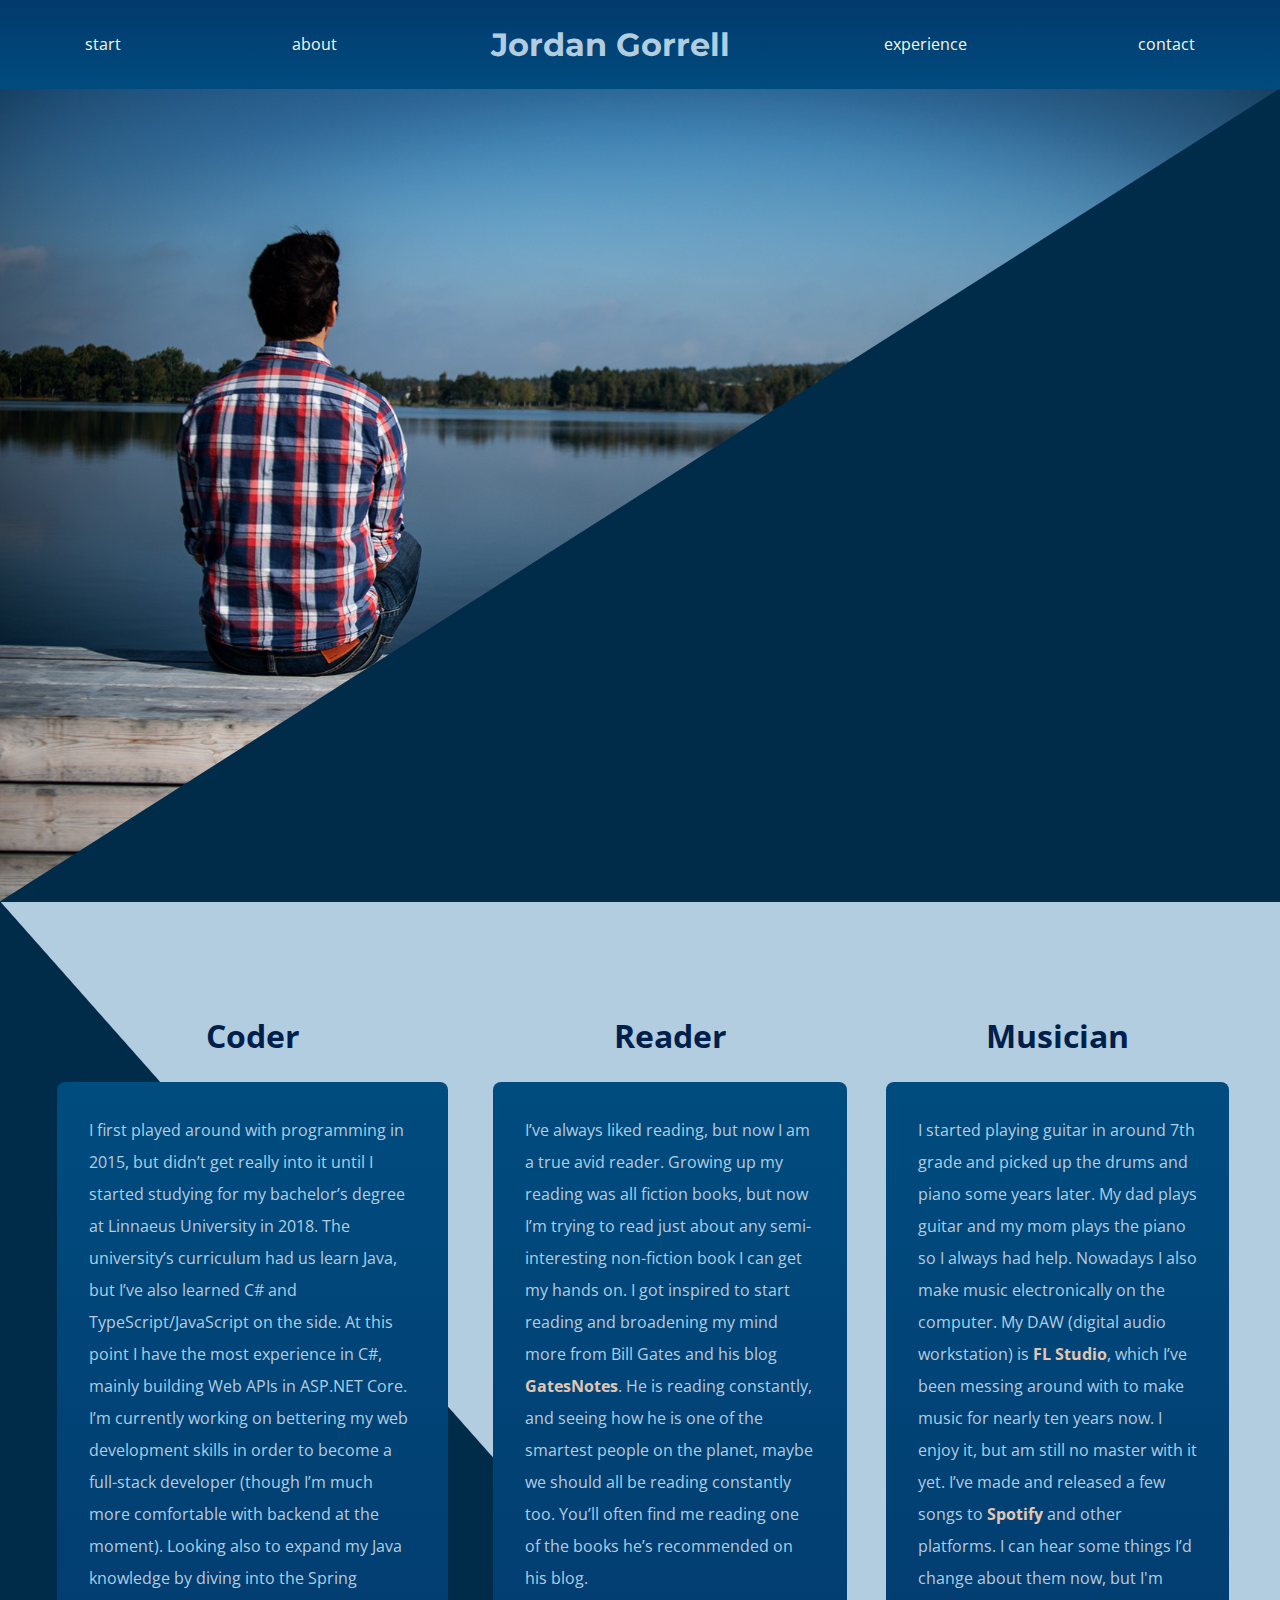
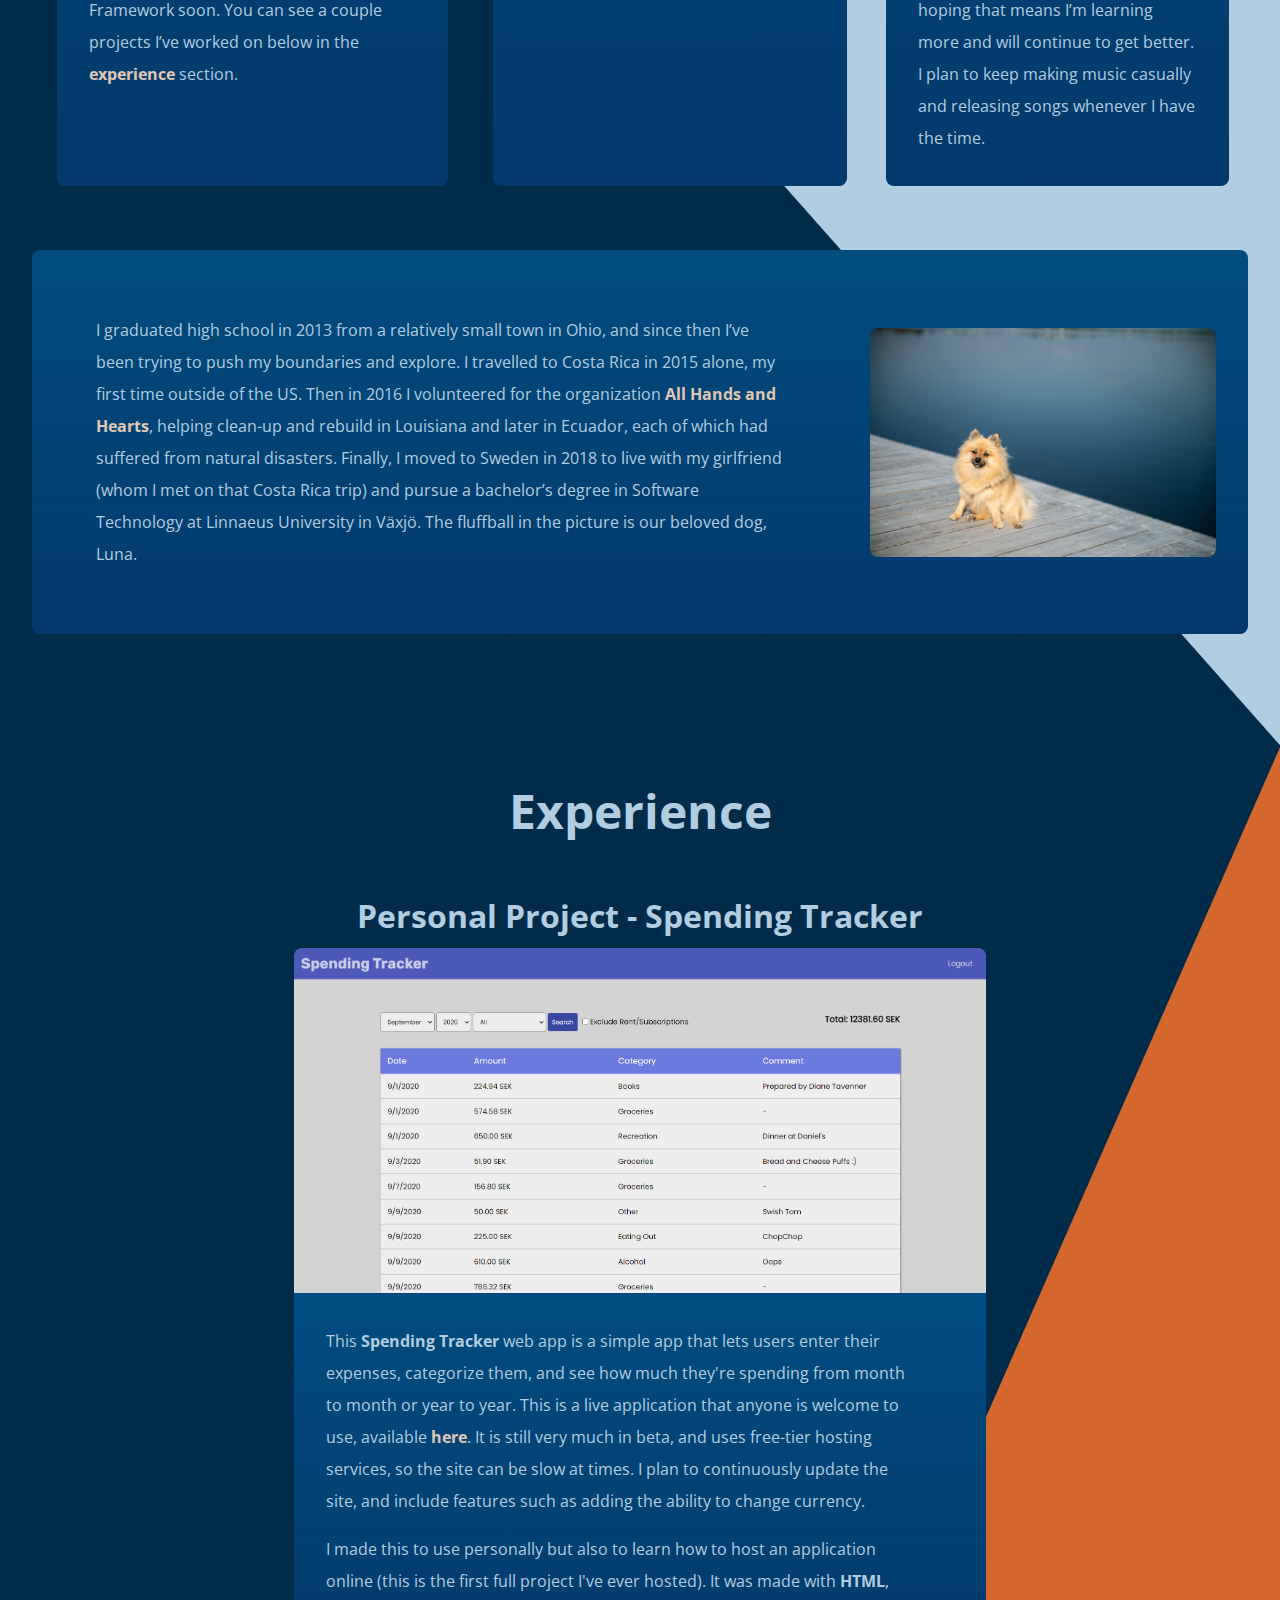
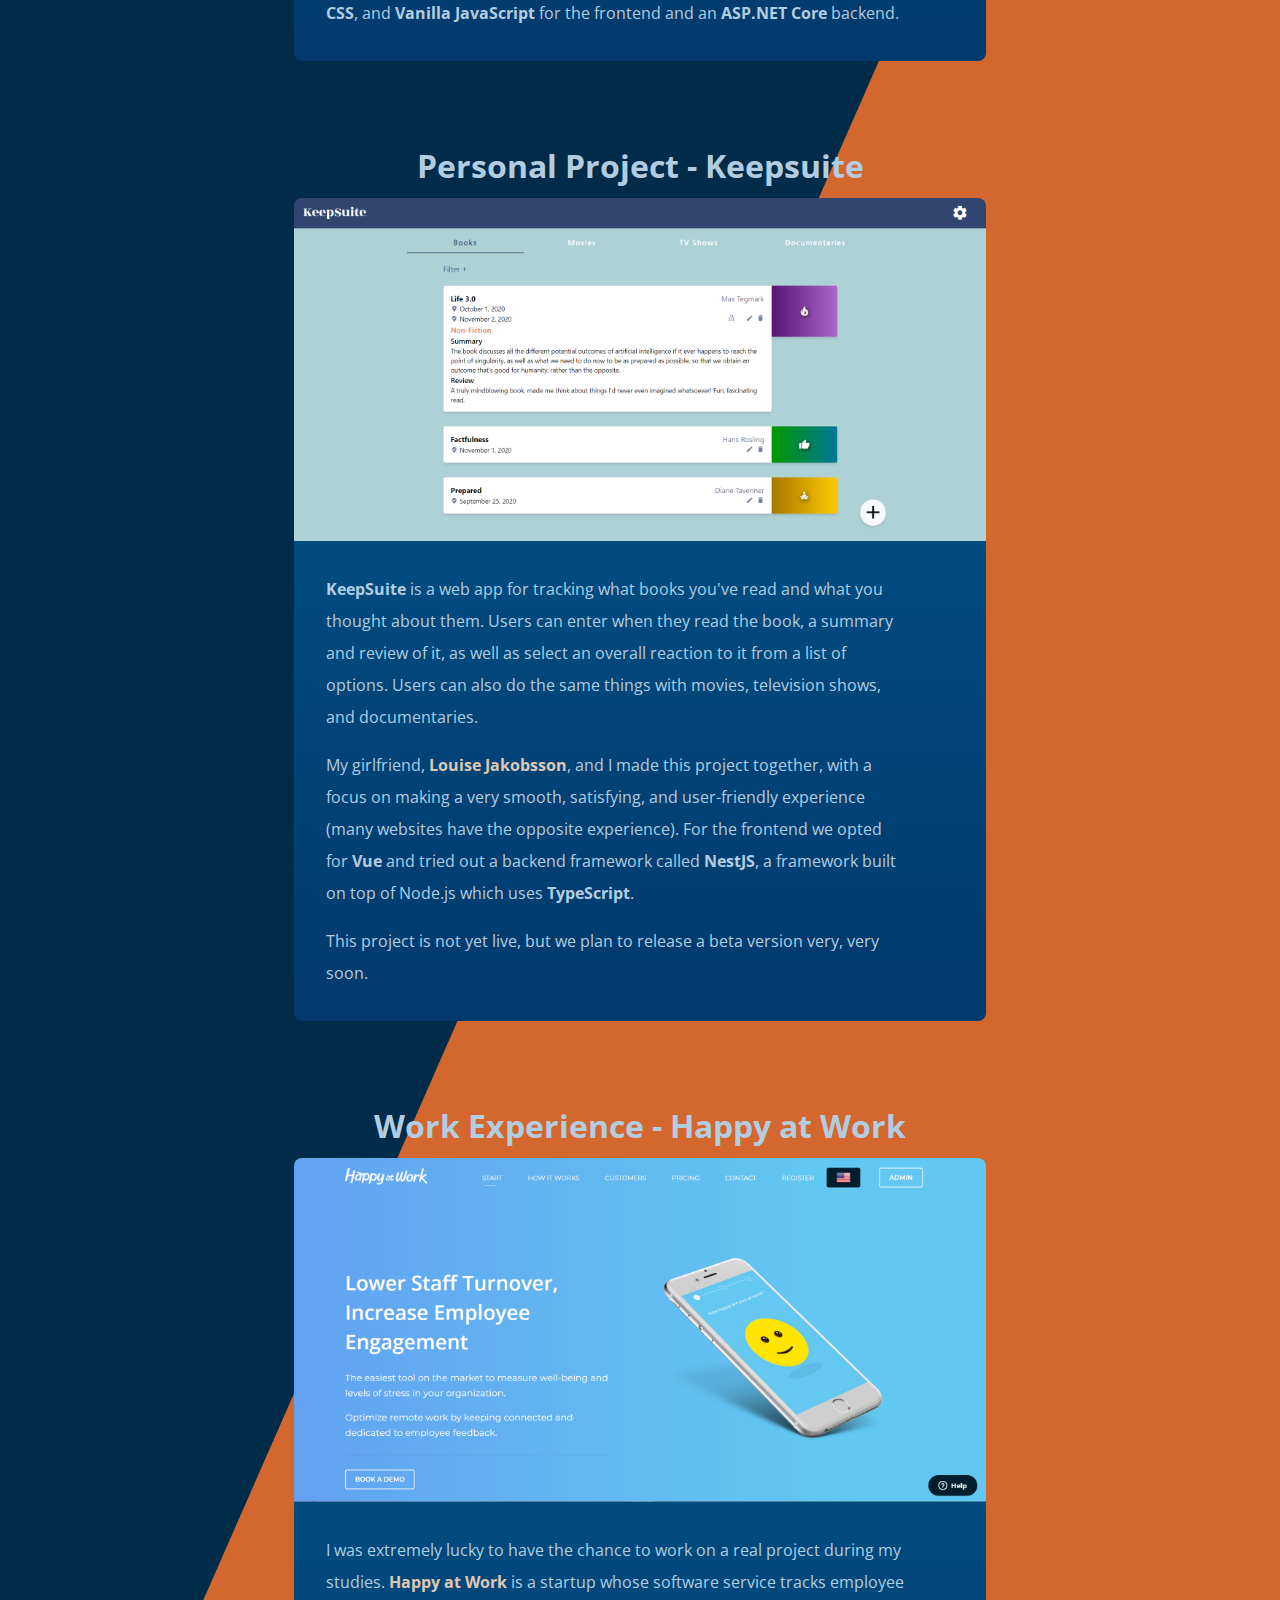
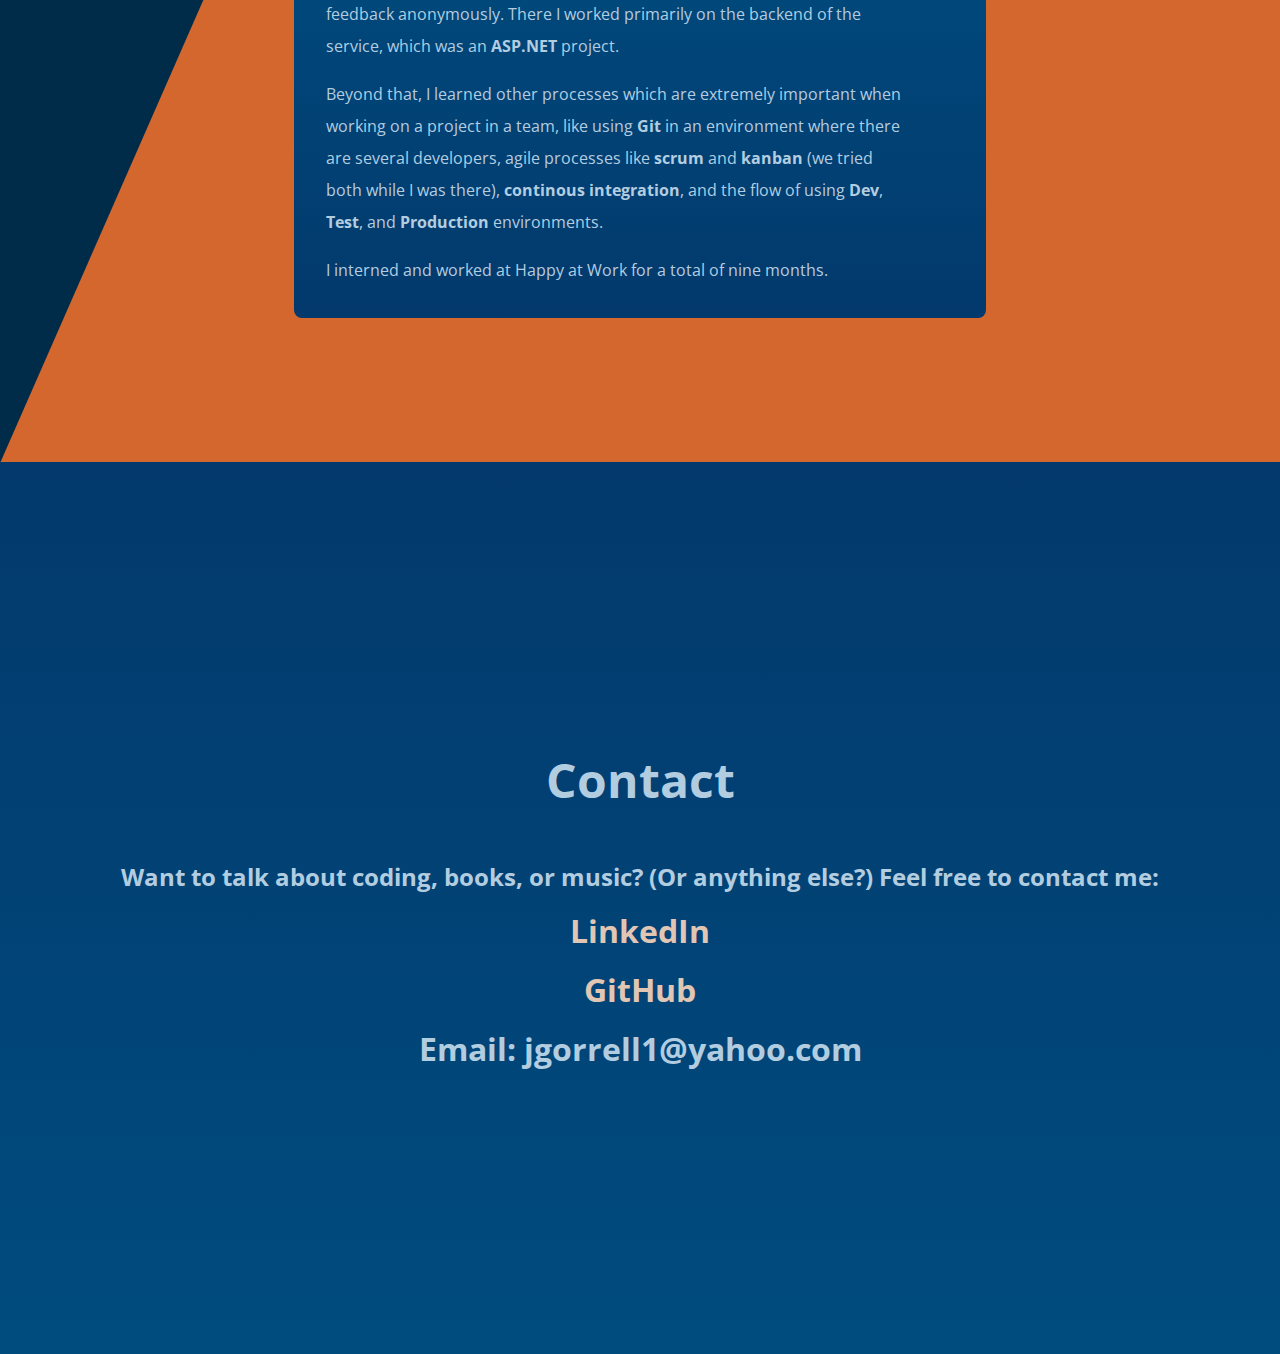
<file: index.html>
<html lang="en">
<head>
    <meta charset="UTF-8">
    <meta name="viewport" content="width=device-width, initial-scale=1.0">
    <title>Jordan Gorrell</title>
    <link href="https://fonts.googleapis.com/css2?family=Montserrat:wght@400;700&display=swap" rel="stylesheet">
    <link href="https://fonts.googleapis.com/css2?family=Open+Sans:ital,wght@0,400;0,700;1,400&display=swap" rel="stylesheet">
    <link href="https://fonts.googleapis.com/css2?family=Playfair+Display:wght@700&display=swap" rel="stylesheet">
    <link rel="stylesheet" href="styles.css">
    <link rel="icon" href="img/favicon.ico">
</head>
<body>
    <header>
        <nav>
            <!-- <div> -->
                <a href="">start</a>
                <a href="#about">about</a>
                <h1 class="text-center">Jordan Gorrell</h1>
            <!-- </div> -->
            <!-- <div> -->
                <a href="#experience">experience</a>
                <a href="#contact">contact</a>
            <!-- </div> -->
        </nav>
    </header>

    <main>
        <section class="start">
            <div class="start-background-wrapper">
                <!-- <h2 class="tag text-center">Coder - Reader - Musician</h2> -->
                <div class="start-side-text">
                    <h2>Coder</h2>
                    <h2>Reader</h2>
                    <h2>Musician</h2>
                </div>
            </div>
        </section>
        <section class="about" id="about">
            <div class="coder">
                <h3>Coder</h3>
                <p>I first played around with programming in 2015, but didn’t get really into it until I started studying for my bachelor’s degree at Linnaeus University in 2018. The university’s curriculum had us learn Java, but I’ve also learned C# and TypeScript/JavaScript on the side. At this point I have the most experience in C#, mainly building Web APIs in ASP.NET Core. I’m currently working on bettering my web development skills in order to become a full-stack developer (though I’m much more  comfortable with backend at the moment). Looking also to expand my Java knowledge by diving into the Spring Framework soon. You can see a couple projects I’ve worked on below in the <a href="#experience">experience</a> section.</p>
            </div>
            <div class="reader">
                <h3>Reader</h3>
                <p>I’ve always liked reading, but now I am a true avid reader. Growing up my reading was all fiction books, but now I’m trying to read just about any semi-interesting non-fiction book I can get my hands on. I got inspired to start reading and broadening my mind more from Bill Gates and his blog <a href="https://www.gatesnotes.com/Books" target="_blank">GatesNotes</a>. He is reading constantly, and seeing how he is one of the smartest people on the planet, maybe we should all be reading constantly too. You’ll often find me reading one of the books he’s recommended on his blog.</p>
            </div>
            <div class="musician">
                <h3>Musician</h3>
                <p>I started playing guitar in around 7th grade and picked up the drums and piano some years later. My dad plays guitar and my mom plays the piano so I always had help. Nowadays I also make music electronically on the computer. My DAW (digital audio workstation) is <a href="https://www.image-line.com/" target="_blank">FL Studio</a>, which I’ve been messing around with to make music for nearly ten years now. I enjoy it, but am still no master with it yet. I’ve made and released a few songs to <a href="https://open.spotify.com/artist/7jb4gv8tqlAGjHaZo6xE5E?si=sMx-z8JlQlGDyyxl-qALlg" target="_blank">Spotify</a> and other platforms. I can hear some things I’d change about them now, but I'm hoping that means I’m learning more and will continue to get better. I plan to keep making music casually and releasing songs whenever I have the time.</p>
            </div>
            <div class="story">
                <p>I graduated high school in 2013 from a relatively small town in Ohio, and since then I’ve been trying to push my boundaries and explore. I travelled to Costa Rica in 2015 alone, my first time outside of the US. Then in 2016 I volunteered for the organization <a href="https://www.allhandsandhearts.org/" target="_blank">All Hands and Hearts</a>, helping clean-up and rebuild in Louisiana and later in Ecuador, each of which had suffered from natural disasters. Finally, I moved to Sweden in 2018 to live with my girlfriend (whom I met on that Costa Rica trip) and pursue a bachelor’s degree in Software Technology at Linnaeus University in Växjö. The fluffball in the picture is our beloved dog, Luna.</p>
                <figure>
                    <img src="img/luna_1.png" alt="My dog Luna">
                </figure>
            </div>
        </section>
        <section class="experience" id="experience">
            <h1>Experience</h1>
            <div class="experience-items">
                <div class="spending-tracker-item experience-item">
                    <h3>Personal Project - Spending Tracker</h3>
                    <figure>
                        <img src="img/spending-tracker-image.png" alt="My dog Luna">
                    </figure>
                    <div class="experience-description">
                        <p>
                            This <span class="font-bold">Spending Tracker</span> web app is a simple app that lets users enter their expenses, categorize them, and see how much they're spending from month to month or year to year. This is a live application that anyone is welcome to use, available <a href="https://spendingtracker.jordangorrell.dev/" target="_blank">here</a>. It is still very much in beta, and uses free-tier hosting services, so the site can be slow at times. I plan to continuously update the site, and include features such as adding the ability to change currency.
                        </p>
                        <p>
                            I made this to use personally but also to learn how to host an application online (this is the first full project I've ever hosted). It was made with <span class="font-bold">HTML</span>, <span class="font-bold">CSS</span>, and <span class="font-bold">Vanilla JavaScript</span> for the frontend and an <span class="font-bold">ASP.NET Core</span> backend.
                        </p>
                    </div>
                </div>
                <div class="keepsuite-item experience-item">
                    <h3>Personal Project - Keepsuite</h3>
                    <figure>
                        <img src="img/keepsuite.png" alt="My dog Luna">
                    </figure>
                    <div class="experience-description">
                        <p>
                            <span class="font-bold">KeepSuite</span> is a web app for tracking what books you've read and what you thought about them. Users can enter when they read the book, a summary and review of it, as well as select an overall reaction to it from a list of options. Users can also do the same things with movies, television shows, and documentaries.
                        </p>
                        <p>
                            My girlfriend, <a href="https://www.linkedin.com/in/louisejakobsson/" target="_blank">Louise Jakobsson</a>, and I made this project together, with a focus on making a very smooth, satisfying, and user-friendly experience (many websites have the opposite experience). For the frontend we opted for <span class="font-bold">Vue</span> and tried out a backend framework called <span class="font-bold">NestJS</span>, a framework built on top of Node.js which uses <span class="font-bold">TypeScript</span>. 
                        </p>
                        <p>
                            This project is not yet live, but we plan to release a beta version very, very soon.
                        </p>
                    </div>
                </div>
                <div class="happy-at-work-item experience-item">
                    <h3>Work Experience - Happy at Work</h3>
                    <figure>
                        <img src="img/happyatwork.png" alt="My dog Luna">
                    </figure>
                    <div class="experience-description">
                        <p>
                            I was extremely lucky to have the chance to work on a real project during my studies. <a href="https://www.happyatwork.io/en-us/" target="_blank">Happy at Work</a> is a startup whose software service tracks employee feedback anonymously. There I worked primarily on the backend of the service, which was an <span class="font-bold">ASP.NET</span> project.
                        </p>
                        <p>
                            Beyond that, I learned other processes which are extremely important when working on a project in a team, like using <span class="font-bold">Git</span> in an environment where there are several developers, agile processes like <span class="font-bold">scrum</span> and <span class="font-bold">kanban</span> (we tried both while I was there), <span class="font-bold">continous integration</span>, and the flow of using <span class="font-bold">Dev</span>, <span class="font-bold">Test</span>, and <span class="font-bold">Production</span> environments. 
                        </p>
                        <p>
                            I interned and worked at Happy at Work for a total of nine months.
                        </p>
                    </div>
                </div>
            </div>
        </section>
        <section class="contact" id="contact">
            <h1>Contact</h1>
            <h3>Want to talk about coding, books, or music? (Or anything else?) Feel free to contact me:</h3>
            <h4><a href="https://www.linkedin.com/in/jordan-gorrell/" target="_blank">LinkedIn</a></h4>
            <h4><a href="https://github.com/jordangorrell" target="_blank">GitHub</a></h4>
            <h4 id="contact-email">Email: jgorrell1@yahoo.com</h4>
        </section>
    </main>
</body>
</html>
</file>
<file: styles.css>
/* 
    #011f4b • #03396c • #005b96 • #6497b1 • #b3cde0 - Dark to light blues
    #f5f8e4 - white
 */

* { /* Reset styles */
    margin: 0;
    padding: 0;
}

/* General */

html {
    scroll-behavior: smooth;
}

body {
    overflow-x: hidden;
    overflow-y: scroll;
}

h1,h2,h3,h4,h5,h6,
p {
    cursor: default;
}

.text-center {
    text-align: center;
}

.font-bold {
    font-weight: bold;
}

a {
    text-decoration: none;
}

/* Nav */

nav {
    position: sticky;
    display: flex;
    justify-content: space-around;
    justify-items: center;
    align-items: center;
    padding: 1em 15em;
    background: linear-gradient(to top, #004C7F, #03396c);
    height: 6.3vh;
}

nav a {
    font-family: 'Open Sans', sans-serif;
    margin: 0 1em;
    color: #f5f8e4;
    transition: color 0.07s ease-in;
}

nav a:focus {
    outline: none;
}

nav a:visited {  
    color: #f5f8e4;
}

nav a:visited:hover {
    color: #6497b1;
}

nav a:hover {
    color: #6497b1;
}

nav h1 {
    color: #b3cde0;
    font-family: 'Montserrat', sans-serif;
    font-size: 2em;
}

/* Start */

.start {
    height: 90.4vh;
    background: url('img/main2.jpg');
    background-size: cover;
    width: 100%;
}

.start-background-wrapper {
    position: relative;
    width: 100%;
    height: 100%;
    background: linear-gradient(to bottom right, rgba(0,0,0,0) calc(50% - 1px), #002C4A, #002C4A calc(50% + 1px) );
}

.tag {
    font-family: 'Playfair Display', serif;
    padding: 0.3em;
    margin-right: 60px;
    color: #011f4b;
}

.start-side-text {
    /* border: 1px solid red; */
    width: 50%;
    position: absolute;
    right: 0;
    bottom: 5em;
    padding: 0 12em;
}

.start-side-text h2 {
    text-align: right;
    font-family: 'Montserrat';
    font-size: 5em;
    color: #b3cde0;
    transition: color 0.3s ease-in;
    /* border: 1px solid red; */
}

.start-side-text h2:hover {
    color: #6497b1;
}

/* About */


.about {
    display: grid;
    grid-template: auto auto / auto auto auto;
    background: linear-gradient(to bottom left, #b3cde0 calc(50% - 1px), #002C4A, #002C4A calc(50% + 1px) );
    padding: 7em 2em 7em;
}

.about h3 {
    font-family: 'Open Sans', sans-serif;
    font-size: 2em;
    color: #011f4b;
}

.about p a {
    color: #E0C6B3;
    font-weight: 700;
    transition: color 0.07s ease-in;
}

.about p a:visited {
    color: #E0C6B3;
    font-weight: 700;
}

.about p a:hover {
    color: #D8A29F;
    font-weight: 700;
}

.about p a:visited:hover {
    color: #D8A29F;
    font-weight: 700;
}

.coder {
    grid-column: 1 / span 1;
    grid-row: 1 / span 1;
}

.reader {
    grid-column: 2 / span 1;
    grid-row: 1 / span 1;
}

.musician {
    grid-column: 3 / span 1;
    grid-row: 1 / span 1;
}

.coder,
.reader,
.musician {
    display: flex;
    flex-direction: column;
    align-items: center;
    margin: 0 1em;
}


.coder p,
.reader p,
.musician p {
    width: 80%;
    height: 100%;
    margin-top: 25px;
    padding: 2em;
    font-size: 1em;
    font-family: 'Open Sans', serif;
    
    background: linear-gradient(to bottom, #004C7F, #03396c);
    color: #b3cde0;
    border-radius: 8px;
    text-align: left;
    line-height: 2em;
    /* box-shadow: 0 0 4px rgba(0,0,0,0.5); */
}

.coder p:hover {
    background: linear-gradient(to bottom, #004C7F, #03396c);

}

.story {
    grid-column: 1 / span 3;
    grid-row: 2 / span 1;

    display: flex;
    justify-content: space-between;
    border-radius: 8px;
    background: linear-gradient(to bottom, #004C7F, #03396c);
    margin-top: 4em;
    padding: 2em;
}

.story p {
    width: 60%;
    padding: 2em 5em 2em 2em;
    font-size: 1em;
    font-family: 'Open Sans', serif;
    text-align: left;
    align-self: center;
    line-height: 2em;
    color: #b3cde0;
}

.story figure {
    width: 30%;
    align-self: center;
}

.story figure img {
    width: 100%;
    border-radius: 8px;
}

.experience {
    background: linear-gradient(to top left, #d3672d calc(50% - 1px), #002C4A, #002C4A calc(50% + 1px) );
    padding: 2em 2em 7em;
}

.experience h1 {
    text-align: center;
    font-family: 'Open Sans', sans-serif;
    font-size: 3em;
    color: #b3cde0;
}

.experience-items {
    display: flex;
    flex-direction: column;
    justify-content: stretch;
}

.experience-item {
    display: flex;
    flex-direction: column;

    margin-top: 25px;
    padding: 2em;
    font-size: 1em;
    font-family: 'Open Sans', serif;
    
    /* background: linear-gradient(to bottom, #004C7F, #03396c); */
    color: #b3cde0;
    text-align: left;
    line-height: 2em;
}

.experience-item h3 {
    font-size: 2em;
    text-align: center;
    color: #b3cde0;
    margin-bottom: 0.5em;
}


.experience-item figure {
    align-self: center;
}

.experience-item figure img {
    width: 100%;
    border-top-left-radius: 8px;
    border-top-right-radius: 8px;
    /* box-shadow: 0 0 2px rgba(0,0,0,0.5); */
}

.experience-description, 
.experience-item figure {
    width: 60%;
}

.experience-description {
    box-sizing: border-box;
    padding: 2em 5em 2em 2em;
    align-self: center;
    background: linear-gradient(to bottom, #004C7F, #03396c);
    border-bottom-left-radius: 8px;
    border-bottom-right-radius: 8px;
}

.experience-item p {
    text-align: left;
    font-size: 1em;
    font-family: 'Open Sans', serif;
    line-height: 2em;
    color: #b3cde0;
    margin-top: 1em;
}

.experience-item p:first-child {
    margin-top: 0;
}

.experience p a {
    color: #E0C6B3;
    font-weight: 700;
    transition: color 0.07s ease-in;
}

.experience p a:visited {
    color: #E0C6B3;
    font-weight: 700;
}

.experience p a:hover {
    color: #D8A29F;
    font-weight: 700;
}

.experience p a:visited:hover {
    color: #D8A29F;
    font-weight: 700;
}

.contact {
    display: flex;
    flex-direction: column;
    align-content: center;
    justify-content: center;
    background: linear-gradient(to top, #004C7F, #03396c);
    padding: 2em 7em;
    font-family: 'Open sans', sans-serif;
    height: 92vh;
}

.contact h1 {
    text-align: center;
    font-family: 'Open Sans', sans-serif;
    font-size: 3em;
    color: #b3cde0;
}

.contact h3 {
    margin-top: 2em;    
    color: #b3cde0;
    font-size: 1.5em;
    text-align: center;
}

.contact h4 {
    text-align: center;
    margin-top: 0.5em;
    font-size: 2em;
}

.contact h4 a {
    color: #E0C6B3;
    font-weight: 700;
    transition: color 0.07s ease-in;
}

.contact h4 a:visited {
    color: #E0C6B3;
    font-weight: 700;
}

.contact h4 a:hover {
    color: #D8A29F;
    font-weight: 700;
}

.contact h4 a:visited:hover {
    color: #D8A29F;
    font-weight: 700;
}

#contact-email {
    color: #b3cde0;
}

/* Animations */

@keyframes slideInFromTop {
    0% {
        transform: translateY(-100%);
        opacity: 0;
    }
    100% {
        transform: translateY(0);
        opacity: 1;
    }
}

@keyframes slideInFromRight {
    0% {
        transform: translateX(100%);
        opacity: 0;
    }
    100% {
        transform: translateX(0);
        opacity: 1;
    }
}

@keyframes fadeIn {
    0% {
        opacity: 0;
    }
    100% {
        opacity: 1;
    }
}
  
nav h1, nav a {
    animation: 1s ease-out 0s 1 slideInFromTop;
}

.tag {
    animation: 1.75s ease-out 0s 1 fadeIn;
}

.start-side-text h2 { /* Before animation */
    transform: translateX(100%);
}

.start-side-text h2:first-child {
    animation: 1.5s ease-out 0.65s 1 slideInFromRight forwards;
}

.start-side-text h2:nth-child(2) {
    animation: 1.3s ease-out 0.65s 1 slideInFromRight forwards;
}

.start-side-text h2:last-child {
    animation: 1s ease-out 0.65s 1 slideInFromRight forwards;
}

/* Media Queries */


@media (max-width: 1300px) {
    nav {
        padding: 1em 0;
    }
}

@media (max-width: 855px) {
    nav {
        padding: 1em 0;
    }

    .about {
        display: flex;
        flex-direction: column;
        padding: 2em 0.5em 7em;
    }

    .about h3 {
        background: #b3cde0;
        padding: 0.5em;
        border-radius: 8px;
    }

    .reader, .musician {
        margin-top: 3em;
    }

    .coder p,
    .reader p,
    .musician p {
        margin-top: 1em;
    }

    .start-background-wrapper {
        background: none;
    }

    .start-side-text {
        display: none;
    }

    .story {
        flex-direction: column;
        padding: 1em;
        width: 80%;
        margin-left: auto;
        margin-right: auto;
    }

    .story p {
        padding: 0;
        justify-self: stretch;
    }

    .story figure {
        width: 100%;
    }

    .experience-description, 
    .experience-item figure {
        width: 100%;
    }

    .experience-item {
        padding: 0;
        margin-top: 2em;
    }

    .experience-description {
        padding: 2em;
    }

    .contact {
        padding: 2em;
    }


    #contact-email {
        font-size: 1.5em;
    }
}

@media (max-width: 655px) {
    nav a {
        display: none;
    }
}
</file>
